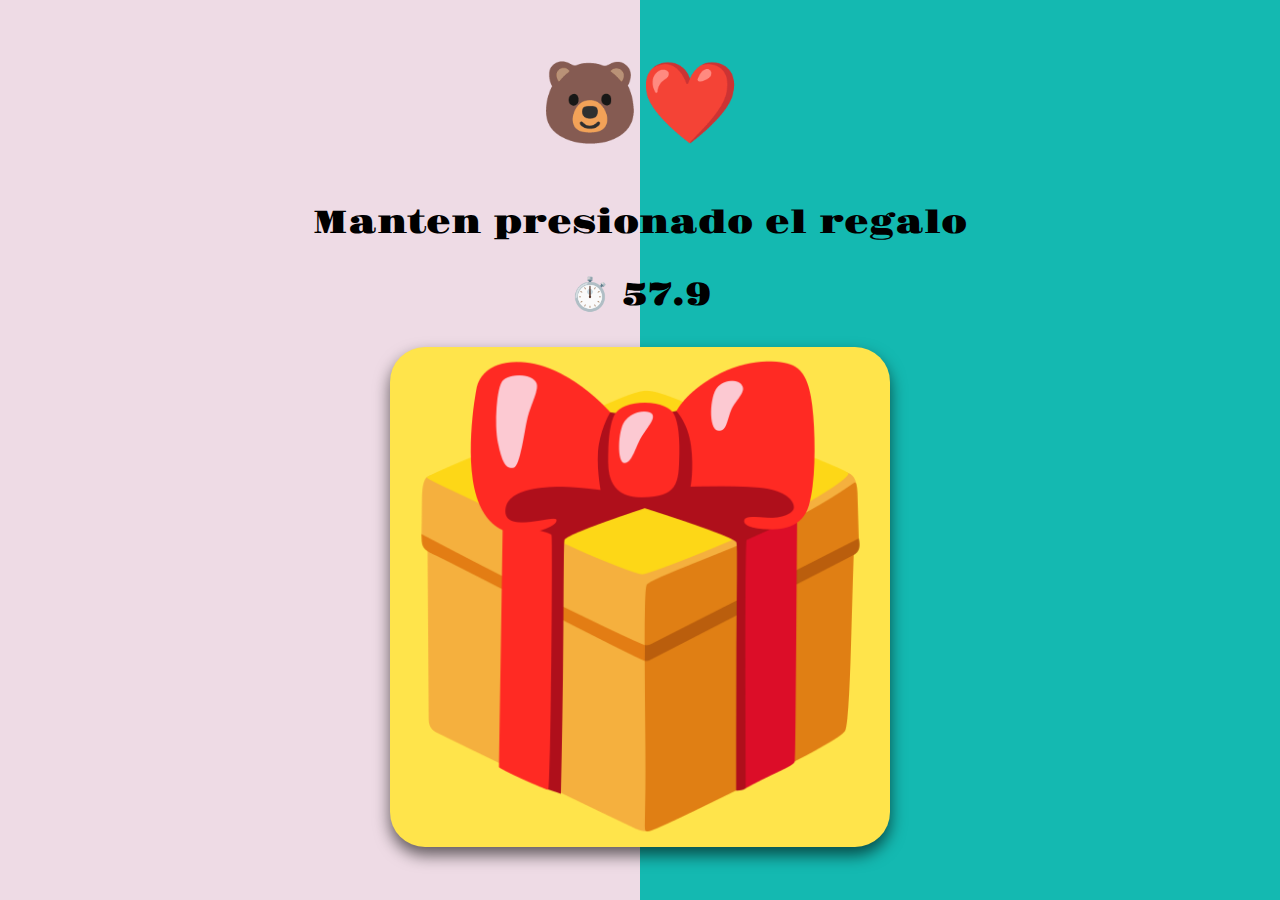
<file: index.html>
<!DOCTYPE html>
<html lang="en">
<head>
    <meta charset="UTF-8">
    <meta name="viewport" content="width=device-width, initial-scale=1.0">
    <title>Oso Regalo</title>
    <link rel="stylesheet" href="style.css">
</head>
<body>
    <h1>
        🐻❤️
    </h1>
    <p style="color: rgb(0, 0, 0);">
        Manten presionado el regalo 
    </p>

    <p style="color: rgb(0, 0, 0);" id="contador">
        ⏱️ 57.9
    </p>
    <div id="text">

        <button style="background-image: url(fotos/regalo.png); background-position: center; width: 500px; height: 500px; max-width: 100%; border-radius: 7%; display: flex; background-size: cover;" id="regalo"></button>
    </div>

    <script src="gift.js"></script>
</body>
</html>
</file>
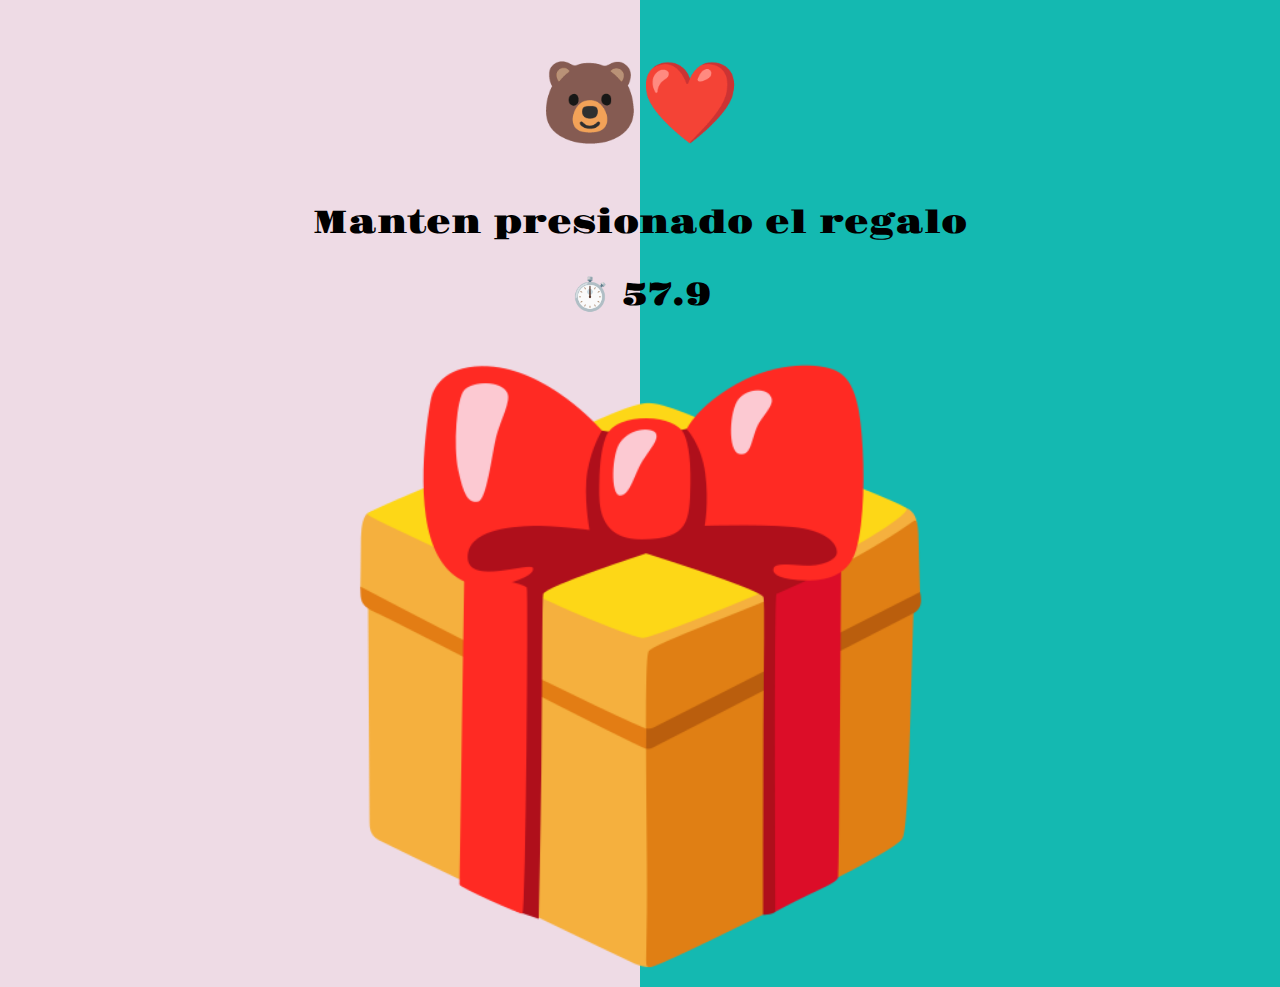
<file: gift.html>
<!DOCTYPE html>
<html lang="en">
<head>
    <meta charset="UTF-8">
    <meta name="viewport" content="width=device-width, initial-scale=1.0">
    <title>Oso Regalo</title>
    <link rel="stylesheet" href="style.css">
</head>
<body>
    <h1>
        🐻❤️
    </h1>
    <p style="color: rgb(0, 0, 0);">
        Manten presionado el regalo 
    </p>

    <p style="color: rgb(0, 0, 0);" id="contador">
        ⏱️ 57.9
    </p>
    <div id="text">

        <input type="image" src="fotos/regalo.png" id="regalo" />
    </div>

    <script src="gift.js"></script>
</body>
</html>
</file>
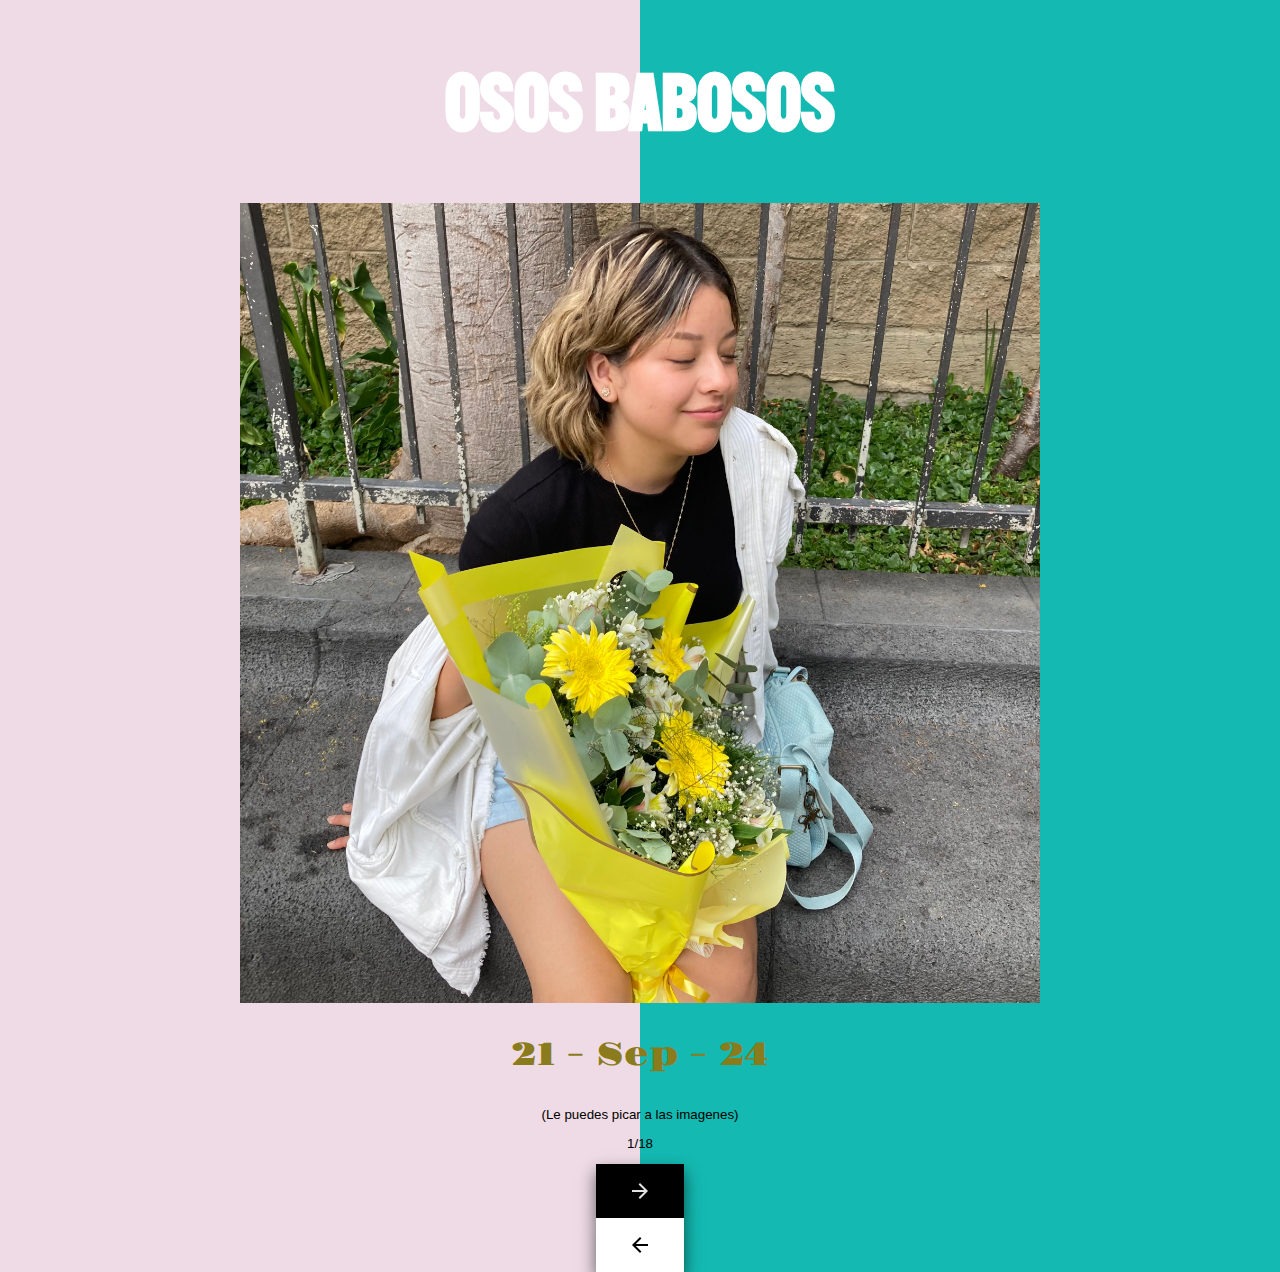
<file: main.html>
<!DOCTYPE html>
<html lang="en">
<head>
    <meta charset="UTF-8">
    <meta name="viewport" content="width=device-width, initial-scale=1.0">
    <title>Document</title>
    <link rel="stylesheet" href="style.css">
</head>
<body>
    <h1>
        Osos Babosos
    </h1>
    <div class="fotosOsos">
        <div class="card-container">
            <div class="card" id="myCard">
                <div class="card-front">
                    <img src="fotos/21Sept24.jpg" alt="" id="fotoDia"> 
                </div>
                <div class="card-back">
                    <h2 id="descripcionDia">
                        En ese dia mi amor, fuimos a la basilica y te lleve flores, lo divertido fue que nos llovio de regreso pero fue muy lindo darte flores por primera vez.
                        Estaba un poco nervioso porque eran las primeras flores que iba a dar a alguien, nos vimos en indios verdes ya en la tarde porque tenia clases en linea para pasar mate
                    </h2>
                </div>  
            </div>     
        </div>
    </div>
    
    <p id="fecha">21 - Sep - 24</p>
    <p class="instrucciones">(Le puedes picar a las imagenes)</p>
    <p class="instrucciones" id="recorrido">1/18</p>

    <button type="button" style="background-color: black;" onclick="adelante()"> <img src="fotos/flecha.svg" alt=""> </button>
    <button type="button" style="background-color: rgb(255, 255, 255);" onclick="atras()"> <img src="fotos/flechaDos.svg" alt=""> </button>
    <script src="index.js">

</script>
</body>
</html>
</file>
<file: style.css>
@import url('https://fonts.googleapis.com/css2?family=BBH+Sans+Bogle&family=Gravitas+One&display=swap');
@import url('https://fonts.googleapis.com/css2?family=Pacifico&display=swap');
body {
    margin: 0;
    background: linear-gradient(to right, #EEDBE5 50%, #14b9b1 50%);

}


h1 {
    font-family: "BBH Sans Bogle", sans-serif;
    font-weight: 600;
    font-style: normal;   
    text-align:center;
    color: white;
    font-size: 10ch;
}
p {
    text-align: center;
    font-size: 200%;
    font-family: "Gravitas One", serif;
    font-weight: 400;
    font-style: normal;
    color: rgb(138, 123, 29);

}
img { 
    display: block;
    margin: auto;
    width: 100%;

}
input {
    display: block;
    margin: auto;
    width: 50%;
}
.card-container {
  perspective: 1000px; 

}

.card {
  width: 100vw;
  max-width: 800px;
  height: 100vw;
  max-height: 800px;
  position: relative;
  transform-style: preserve-3d;
  transition: transform 0.6s;
  cursor: pointer;
}

.card.flipped {
  transform: rotateY(180deg);
}

.card-front, .card-back {
  position: absolute;
  width: 100%;
  height: 100%;
  backface-visibility: hidden; 
  display: flex;
  flex-direction: column;
  justify-content: center;
  align-items: center;
  font-size: 18px;
  color: rgb(0, 0, 0);
}



.card-back {
  background: #ffffff;
  transform: rotateY(180deg);
}
.fotosOsos {
display: flex;
  justify-content: center;  
  align-items: center;       

}

.instrucciones {
  color: black;
  font-size: smaller;
  font-family: sans-serif;
}

@keyframes mover {
    0%   { transform: translate(0, 0) rotate(0deg); }
    25%  { transform: translate(3px, -3px) rotate(-2deg); }
    50%  { transform: translate(-3px, 3px) rotate(2deg); }
    75%  { transform: translate(2px, -2px) rotate(-1deg); }
    100% { transform: translate(0, 0) rotate(0deg); }    
}
.mover {
    animation: mover 0.3s infinite;
    cursor: pointer;
    transition: transform 0.3s;

}

button {
    display: block;
    border: none;
    margin: auto;
    background-color: rgb(255, 228, 75);
    padding: 15px 32px;
    text-align: center;
    text-decoration: none;
    font-size: 16px;
    cursor: pointer;
    box-shadow:0 8px 16px 0 rgba(0,0,0,0.6)
}

.texto {
  font-family: "Pacifico", cursive;
  font-weight: 400;
  font-style: normal;
  color: black;
}
</file>
